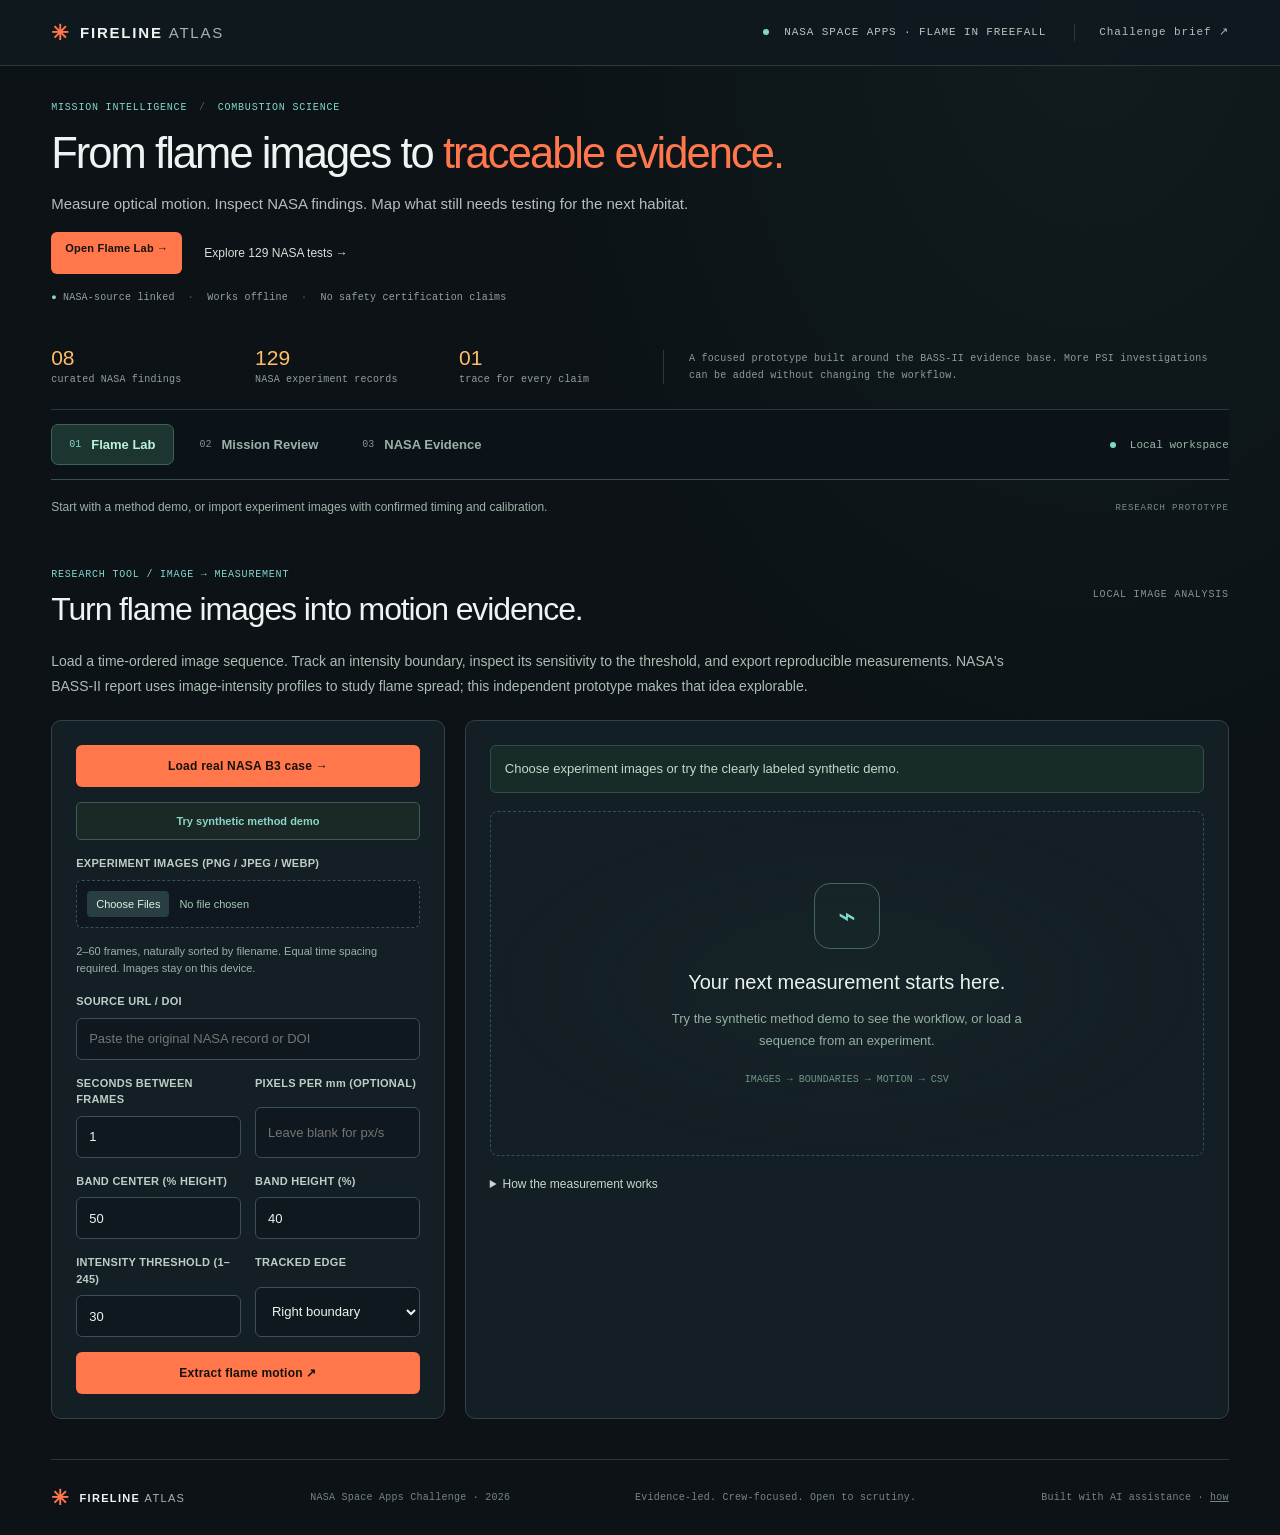
<file: index.html>
<!doctype html>
<html lang="en">
<head>
  <meta charset="utf-8">
  <meta name="viewport" content="width=device-width, initial-scale=1">
  <meta name="theme-color" content="#10161a">
  <meta name="ai-disclosure" content="Code, analysis scripts, derived video measurements and submission text were prepared with AI assistants and reviewed by the team. NASA source files are unchanged. The demo narration is an AI-generated voice (Fish Audio).">
  <meta name="description" content="Fireline Atlas turns NASA microgravity combustion findings into traceable fire-safety evidence for human space exploration.">
  <title>Fireline Atlas — Microgravity Fire Safety Intelligence</title>
  <link rel="stylesheet" href="./styles.css">
  <link rel="stylesheet" href="./scenario.css">
  <script defer src="./evidence.js"></script>
  <script defer src="./bass-data.js"></script>
  <script defer src="./nasa-case.js"></script>
  <script defer src="./app.js"></script>
  <script defer src="./flame-lab.js"></script>
  <link rel="stylesheet" href="./flame-lab.css">
  <link rel="stylesheet" href="./workspace.css">
  <script defer src="./workspace.js"></script>
  <script defer src="./video-data.js"></script>
  <script defer src="./video-outcomes.js"></script>
  <script defer src="./outcome-map.js"></script>
  <script defer src="./experiment-data.js"></script>
  <link rel="stylesheet" href="./experiment-data.css">
</head>
<body>
  <a class="skip-link" href="#main">Skip to dashboard</a>
  <header class="topbar">
    <a class="brand" href="#top" aria-label="Fireline Atlas home">
      <span class="brand-mark" aria-hidden="true">✳</span>
      <span>FIRELINE <span class="brand-light">ATLAS</span></span>
    </a>
    <div class="top-context"><span class="live-dot"></span> NASA SPACE APPS · FLAME IN FREEFALL</div>
    <a class="source-link" href="https://www.spaceappschallenge.org/2026/challenges/flame-in-freefall/" target="_blank" rel="noreferrer">Challenge brief <span aria-hidden="true">↗</span></a>
  </header>

  <main id="main" class="shell">
    <section class="hero" id="top">
      <div class="hero-copy">
        <p class="eyebrow">MISSION INTELLIGENCE <span> / </span> COMBUSTION SCIENCE</p>
        <h1>From flame images <br>to <em>traceable evidence.</em></h1>
        <p class="hero-deck">Measure optical motion. Inspect NASA findings. Map what still needs testing for the next habitat.</p>
        <div class="hero-actions">
          <a class="button button-primary" href="#ask">Explore the evidence <span aria-hidden="true">↓</span></a>
          <a class="text-button" href="#method">How the intelligence works <span aria-hidden="true">↗</span></a>
        </div>
        <div class="trust-row"><span>●</span> NASA-source linked <span class="divider">·</span> Works offline <span class="divider">·</span> No safety certification claims</div>
      </div>
      <div class="hero-visual" role="img" aria-label="Abstract orbital visualization of a contained flame, airflow, and evidence signals">
        <div class="orbit orbit-one"></div><div class="orbit orbit-two"></div>
        <div class="orbit-label label-top">O₂ / AIR MIX</div><div class="orbit-label label-side">FLOW ↗</div>
        <div class="flame-core"><span class="flame-glyph">✦</span><span class="core-caption">MICROGRAVITY<br>CHANGES THE FLOW</span></div>
        <span class="signal signal-a"></span><span class="signal signal-b"></span><span class="signal signal-c"></span>
        <div class="visual-foot"><span>01</span> EVIDENCE BEFORE ASSUMPTION</div>
      </div>
    </section>

    <section class="stat-row" aria-label="Project scope">
      <div class="stat"><span class="stat-value" id="evidence-count">08</span><span class="stat-label">curated NASA findings</span></div>
      <div class="stat"><span class="stat-value">129</span><span class="stat-label">NASA experiment records</span></div>
      <div class="stat"><span class="stat-value">01</span><span class="stat-label">trace for every claim</span></div>
      <div class="stat-note">A focused prototype built around the BASS-II evidence base. More PSI investigations can be added without changing the workflow.</div>
    </section>

    <nav class="workspace-nav" aria-label="Research workspaces">
      <div class="workspace-tabs"><button type="button" data-workspace="lab" aria-pressed="true"><span>01</span> Flame Lab</button><button type="button" data-workspace="mission" aria-pressed="false"><span>02</span> Mission Review</button><button type="button" data-workspace="evidence" aria-pressed="false"><span>03</span> NASA Evidence</button></div><span class="workspace-local"><i aria-hidden="true"></i> Local workspace</span>
    </nav>
    <div class="workspace-context"><p id="workspace-description">Start with a method demo, or import experiment images with confirmed timing and calibration.</p><span>RESEARCH PROTOTYPE</span></div>
    <section id="flame-lab" class="section-block flame-lab">
      <div class="section-heading"><div><p class="eyebrow">RESEARCH TOOL / IMAGE → MEASUREMENT</p><h2>Turn flame images into motion evidence.</h2></div><span class="section-aside">LOCAL IMAGE ANALYSIS</span></div>
      <p class="lab-intro">Load a time-ordered image sequence. Track an intensity boundary, inspect its sensitivity to the threshold, and export reproducible measurements. NASA's BASS-II report uses image-intensity profiles to study flame spread; this independent prototype makes that idea explorable.</p>
      <div class="lab-layout"><form id="lab-form" class="lab-controls">
        <label>EXPERIMENT IMAGES (PNG / JPEG / WEBP)<input id="lab-files" type="file" accept="image/png,image/jpeg,image/webp" multiple></label><small>2–60 frames, naturally sorted by filename. Equal time spacing required. Images stay on this device.</small>
        <label>SOURCE URL / DOI<input id="lab-source" type="text" placeholder="Paste the original NASA record or DOI"></label>
        <div class="lab-pair"><label>SECONDS BETWEEN FRAMES<input id="lab-dt" type="number" min="0.001" step="any" value="1" required></label><label>PIXELS PER mm (OPTIONAL)<input id="lab-scale" type="number" min="0.001" step="any" placeholder="Leave blank for px/s"></label></div>
        <div class="lab-pair"><label>BAND CENTER (% HEIGHT)<input id="lab-center" type="number" min="1" max="99" value="50" required></label><label>BAND HEIGHT (%)<input id="lab-band" type="number" min="1" max="100" value="40" required></label></div>
        <div class="lab-pair"><label>INTENSITY THRESHOLD (1–245)<input id="lab-threshold" type="number" min="1" max="245" value="30" required></label><label>TRACKED EDGE<select id="lab-edge"><option value="right">Right boundary</option><option value="left">Left boundary</option></select></label></div>
        <button class="button button-primary" id="lab-run" type="submit">Extract flame motion ↗</button><button type="button" class="download-button" id="lab-demo">Try synthetic method demo</button>
      </form><article class="lab-results"><p id="lab-status" role="status">Choose experiment images or try the clearly labeled synthetic demo.</p><div class="lab-metrics" id="lab-metrics"></div><canvas id="lab-preview" width="640" height="260" aria-label="Selected image with analysis band and tracked boundary"></canvas><label class="lab-frame-label">INSPECT FRAME <input id="lab-frame" type="range" min="0" max="0" value="0" disabled><output id="lab-frame-name"></output></label><svg id="lab-chart" viewBox="0 0 640 210" role="img" aria-label="Tracked boundary position versus time, with threshold sensitivity"></svg><p id="lab-interpretation"></p><button id="lab-export" class="download-button" type="button" disabled>Export measurements + settings CSV ↓</button><details><summary>How the measurement works</summary><p>The tool averages pixel luminance across a horizontal band. The selected outermost threshold crossing defines an image boundary. A least-squares line fits boundary position against time. Repeating the extraction at threshold ±10 shows sensitivity to one processing choice; it is not a confidence interval. Optical motion is not automatically the material's flame-spread rate. Exclude igniters, camera movement, overlays, and background lights; verify calibration and image timestamps.</p><a href="https://ntrs.nasa.gov/citations/20210011385" target="_blank" rel="noreferrer">Method inspiration: BASS-II report §2.2.4, printed p. 22 ↗</a></details></article></div>
    </section>

    <section id="workbench" class="section-block workbench-section">
      <div class="section-heading">
        <div><p class="eyebrow">01 <span>/</span> MISSION SCENARIO WORKBENCH</p><h2>Build a fire scenario. Find its evidence analogue.</h2></div>
        <span class="section-aside">CONDITION MATCH · NOT A RISK SCORE</span>
      </div>
      <p class="workbench-intro">Describe a hypothetical materials-fire case. Fireline checks it against reported BASS-II conditions, spots where the evidence is thin, and builds a review note your team can use in a design discussion.</p>
      <div class="workbench-layout">
        <form id="scenario-form" class="scenario-form">
          <div class="scenario-field"><label for="scenario-fuel">FUEL / GEOMETRY</label><select id="scenario-fuel"><option value="opposed-thick-slab">Opposed-flow thick slab</option><option value="concurrent-rod">Concurrent-flow rod</option><option value="thin-slab">Thin slab</option><option value="fabric">Cotton-fiberglass fabric</option><option value="sphere">Spherical section</option><option value="other">Other / not represented</option></select></div>
          <div class="scenario-field"><label for="scenario-o2">INITIAL OXYGEN <output id="o2-output" for="scenario-o2">21%</output></label><input id="scenario-o2" type="range" min="10" max="25" step="0.5" value="21"><div class="range-scale"><span>14% · low test edge</span><span>21% · ambient</span><span>25% · outside BASS-II band</span></div></div>
          <div class="scenario-field"><label for="scenario-duration">BURN DURATION</label><select id="scenario-duration"><option value="prolonged">Prolonged / sustained</option><option value="brief">Brief / transient</option><option value="unknown">Unknown</option></select></div>
          <div class="scenario-field"><label for="scenario-flow">VENTILATION / FLOW</label><select id="scenario-flow"><option value="unknown">Unknown</option><option value="low">Low forced flow</option><option value="moderate">Moderate forced flow</option><option value="high">High forced flow</option></select><small>Qualitative selector; not a measured velocity.</small></div>
          <div class="scenario-field"><label for="scenario-heatpath">HEAT PATH TO HARDWARE</label><select id="scenario-heatpath"><option value="directed">Directed toward nearby hardware / leak path</option><option value="clear">No direct path identified</option><option value="unknown">Unknown</option></select></div>
          <fieldset class="sensor-field"><legend>OBSERVED CHANNELS</legend><label><input type="checkbox" name="sensor" value="O₂" checked> O₂</label><label><input type="checkbox" name="sensor" value="CO"> CO</label><label><input type="checkbox" name="sensor" value="CO₂"> CO₂</label></fieldset>
          <button class="button button-primary scenario-submit" type="submit">Analyze scenario <span aria-hidden="true">↗</span></button>
        </form>
        <article id="scenario-result" class="scenario-result" aria-live="polite">
          <div class="scenario-result-top"><span class="answer-kicker"><span class="answer-icon">◎</span> EVIDENCE MATCH REPORT</span><span class="not-score">NO PREDICTIVE SCORE</span></div>
          <div class="match-banner match-direct" id="match-banner"><span class="match-icon">!</span><div><span class="match-label">CLOSEST STRUCTURAL ANALOGUE</span><strong id="match-title">BASS-II · opposed thick slab · prolonged burn</strong></div></div>
          <p id="scenario-summary" class="scenario-summary">Your selected geometry, duration, and heat path resemble NASA's reported window-damage event. Oxygen is within the broader BASS-II range; the report does not identify the oxygen level for that specific event.</p>
          <div class="coverage-row"><span>FIELDS REPRESENTED IN CURATED NOTE</span><strong id="coverage-value">4 / 4 fields represented</strong></div>
          <div class="coverage-track"><span id="coverage-fill"></span></div>
          <div id="scenario-findings" class="scenario-findings"></div>
          <div class="review-actions"><p class="lens-label">REVIEW PROMPTS</p><ul id="review-prompts"></ul></div>
          <div class="experiment-planner" id="experiment-planner"><div class="planner-heading"><span class="lens-label">NEXT EXPERIMENT · UNCERTAINTY REDUCTION</span><span class="planner-mark">SI / TRACEABLE</span></div><p id="experiment-recommendation">Fireline will identify the most decision-relevant evidence gap in this scenario.</p><button type="button" id="download-plan" class="download-button">Build controlled test matrix ↓</button><small>Proposed study design only. It does not predict outcomes or replace qualified test planning.</small></div>
          <div class="scenario-result-bottom"><a href="https://ntrs.nasa.gov/api/citations/20210011385/downloads/TM-20210011385.pdf" target="_blank" rel="noreferrer">NASA/TM-20210011385 · p. 8 ↗</a><button type="button" id="download-brief" class="download-button">Download review note ↓</button></div>
          <p class="scenario-disclaimer">Evidence matching supports discussion only. It does not estimate ignition probability, predict fire growth, or replace spacecraft procedures.</p>
        </article>
      </div>
    </section>

    <section id="transfer" class="section-block transfer-section">
      <div class="section-heading"><div><p class="eyebrow">02 <span>/</span> MISSION TRANSFER GAP MAP</p><h2>Does the evidence travel to this habitat?</h2></div><span class="section-aside">TRANSFER CHECK · NOT A FIRE MODEL</span></div>
      <p class="transfer-intro">A lunar habitat can combine lower gravity, reduced pressure, and higher oxygen. This explorer checks whether the curated BASS-II solid-fuel evidence covers those conditions—and identifies where a mission-specific conclusion would outrun the data.</p>
      <div class="transfer-layout">
        <form id="transfer-form" class="transfer-form">
          <label>MISSION ENVIRONMENT<select id="transfer-preset"><option value="custom">Custom conditions</option><option value="lunar">Lunar habitat / pressurized rover · challenge reference</option><option value="mars">Mars surface habitat · set local assumptions</option><option value="iss">ISS / spacecraft reference</option></select></label>
          <label>OXYGEN CONCENTRATION (%)<input id="transfer-o2" type="number" min="1" max="100" step="0.5" value="30"></label>
          <label>TOTAL PRESSURE (psi)<input id="transfer-pressure" type="number" min="0.1" max="30" step="0.1" value="10.2"></label>
          <label>GRAVITY ENVIRONMENT<select id="transfer-gravity"><option value="0.16">Lunar surface · 0.16 g</option><option value="0.38">Mars surface · 0.38 g</option><option value="0">Microgravity · ~0 g</option><option value="1">Earth · 1 g</option></select></label>
          <label>COMBUSTION EVIDENCE OF INTEREST<select id="transfer-family"><option value="solid">Solid material / habitat fire</option><option value="gas">Gaseous flame / CFI-G context</option></select></label>
          <button class="button button-primary" type="submit">Map the evidence gap <span aria-hidden="true">↗</span></button>
        </form>
        <article class="transfer-result" aria-live="polite"><span class="lens-label">TRANSFER ASSESSMENT</span><h3 id="transfer-title">Evidence gap detected</h3><p id="transfer-summary"></p><div id="transfer-axes" class="transfer-axes"></div><a href="https://www.spaceappschallenge.org/2026/challenges/flame-in-freefall/" target="_blank" rel="noreferrer">Challenge brief: lunar atmosphere and partial-gravity context ↗</a><button type="button" class="download-button" id="download-transfer">Export mission gap brief ↓</button></article>
      </div>
      <p class="transfer-disclaimer">This is a research-transfer coverage check, not material qualification. Challenge background cites a lunar habitat oxygen concentration of 30% or greater and pressure of 10.2 psi or less; the curated BASS-II notes do not establish safety at those conditions. CFI-G gaseous-flame findings are a different experiment family from solid-material fire tests.</p>
    </section>

    <section id="experiment-data" class="section-block experiment-data">
      <div class="section-heading"><div><p class="eyebrow">NASA PSI-25 / ORIGINAL EXPERIMENT RECORDS</p><h2>Explore 129 documented BASS-II tests.</h2></div><a class="data-doi" href="https://doi.org/10.60555/4qc4-de67" target="_blank" rel="noreferrer">DOI: 10.60555/4qc4-de67 ↗</a></div>
      <p class="data-intro">Inspect NASA's experimental table, filter comparable records, and preserve the values the instruments actually recorded—including missing values and non-numeric status entries. This is a descriptive view of heterogeneous tests.</p>
      <form id="data-filters" class="data-filters"><label>INVESTIGATOR<select id="data-pi"><option value="all">All investigators</option></select></label><label>MATERIAL OR TEST SEARCH<input id="data-query" type="search" placeholder="e.g. PMMA, fabric, B3"></label><label>INITIAL O₂ MIN (%)<input id="data-min" type="number" step="0.1" value="13.6"></label><label>INITIAL O₂ MAX (%)<input id="data-max" type="number" step="0.1" value="22.2"></label><button class="download-button" type="button" id="data-reset">Reset filters</button></form>
      <article class="data-plot-panel outcome-map-panel">
        <h3>Flight outcomes by oxygen and airflow</h3>
        <p id="map-count" aria-live="polite"></p>
        <svg id="outcome-map" viewBox="0 0 630 255" role="img" aria-label="BASS-II flight test outcomes by initial oxygen and recorded duct airflow. Select a test below for its exact values."></svg>
        <p class="map-legend" id="map-legend"></p>
        <label>Inspect a plotted test <select id="map-test"></select></label>
        <p>“Appeared to go out” means the camera lost the visible signal and the radiometer reading dropped nearby in time. “Still burning” means a visible signal within two seconds of the last usable frame. The Moon base line marks the challenge’s oxygen scenario across unspecified airflow. Shading shows oxygen above the maximum in all 129 source records. Elsewhere, blank space means no plotted test in the current selection. NASA’s duct display takes about one minute to respond.</p>
        <a href="./data/BASS-II_ReadMe.docx" download>NASA’s instrument notes</a> · <a href="./data/video-outcomes.csv" download>Download derived observations</a>
      </article>
      <div id="data-summary" class="data-summary" role="status"></div><div class="data-layout"><article class="data-plot-panel"><h3>Initial oxygen vs. final CO</h3><svg id="data-plot" viewBox="0 0 640 300" role="img" aria-label="Descriptive scatter plot of initial oxygen percentage and exact numeric final carbon monoxide readings"></svg><p id="data-quality"></p><p>Only exact numeric final CO readings are plotted. Initial concentrations, fuel, geometry, and flow vary between records; this plot does not establish causation or a universal threshold. Final CO is an endpoint reading, not necessarily the peak.</p></article><article id="data-detail" class="data-detail" aria-live="polite"></article></div>
      <div class="data-table-wrap" tabindex="0" aria-label="Experiment table; scroll horizontally to view all columns"><table class="data-table"><caption>Filtered source records · select a test to inspect all 17 original fields</caption><thead><tr><th scope="col">Test</th><th scope="col">Investigator</th><th scope="col">Material</th><th scope="col">Initial O₂ %</th><th scope="col">Final O₂ %</th><th scope="col">Initial CO ppm</th><th scope="col">Final CO ppm</th><th scope="col">Record note</th><th scope="col">Flight video</th></tr></thead><tbody id="data-rows"></tbody></table></div>
      <div class="data-export"><button id="data-export" type="button" class="download-button">Export filtered records + provenance ↓</button><a href="./data/PSI-25_Experimental-table_BASS-II.csv?v=71e792bf" download>Download unchanged NASA CSV</a></div><p class="data-provenance">Source file: PSI-25_Experimental table_BASS-II.csv · file version 1 · CC0-1.0 · retrieved 2026-11-14. All source values remain intact. The recorded initial O₂ envelope is 13.6–22.2%; it is broader than the report's approximate 14–21% overview and spans different test configurations.</p>
    </section>

    <section id="ask" class="section-block intelligence-section">
      <div class="section-heading">
        <div><p class="eyebrow">03 <span>/</span> ASK THE EVIDENCE</p><h2>What does the research actually say?</h2></div>
        <span class="section-aside">SOURCE-RANKED · EXPLAINABLE</span>
      </div>
      <div class="question-panel">
        <label for="question-input">MISSION QUESTION</label>
        <div class="question-entry"><span aria-hidden="true" class="search-icon">⌕</span><input id="question-input" type="search" autocomplete="off" value="Can heat release rate alone tell us if a fire is dangerous?" placeholder="Ask about oxygen, airflow, heat, geometry, smoke…"><button id="ask-button" class="button button-primary">Synthesize <span aria-hidden="true">↗</span></button></div>
        <div class="prompt-row" aria-label="Example mission questions">
          <button class="prompt-chip" data-prompt="What changes as oxygen concentration rises?">Oxygen & heat</button>
          <button class="prompt-chip" data-prompt="How do fuel geometry and airflow affect fire behavior?">Geometry & airflow</button>
          <button class="prompt-chip" data-prompt="What should a crew monitor during a prolonged burn?">Crew monitoring</button>
        </div>
      </div>
      <div class="answer-layout">
        <article id="answer-card" class="answer-card" aria-live="polite">
          <div class="answer-kicker"><span class="answer-icon">✳</span> FIRELINE SYNTHESIS <span class="answer-confidence">EVIDENCE-BOUNDED</span></div>
          <h3 id="answer-title">The wattage is not the whole story.</h3>
          <p id="answer-text">NASA’s BASS-II report describes a prolonged opposed thick-slab burn near 100 W that damaged a window corner, while a briefer concurrent-rod burn near 110 W did not. The contrast suggests duration, geometry, and heat path matter alongside heat-release rate. Two examples do not establish a universal threshold.</p>
          <div class="answer-bottom"><span id="result-count">2 findings ranked for this question</span><span class="score-legend">Ranking = topic match + evidence strength + mission relevance</span></div>
        </article>
        <aside class="mission-lens">
          <p class="eyebrow">MISSION LENS</p>
          <label class="select-wrap" for="mission-select"><span class="sr-only">Choose mission lens</span>
            <select id="mission-select"><option value="habitat">Crew habitat / long-duration burn</option><option value="suppression">Fire detection & suppression</option><option value="materials">Material screening & ignition</option></select>
          </label>
          <div class="lens-divider"></div>
          <p class="lens-label">WHY THIS MATTERS</p>
          <p id="lens-text">A short peak and a long exposure can load hardware differently. Treat duration, geometry, and heat pathways as separate decision variables.</p>
          <div class="lens-tags"><span>CONTEXT</span><span>NOT A VERDICT</span></div>
        </aside>
      </div>
    </section>

    <section class="section-block compare-section">
      <div class="section-heading">
        <div><p class="eyebrow">04 <span>/</span> A COUNTERINTUITIVE SIGNAL</p><h2>More watts. Less damage.</h2></div>
        <p class="section-intro">Two reported BASS-II cases challenge a single-number safety shortcut. The values are approximate report findings, not a new threshold model.</p>
      </div>
      <div class="compare-grid">
        <article class="case-card case-alert">
          <div class="case-top"><span class="case-id">CASE A <span>·</span> PROLONGED</span><span class="case-symbol">!</span></div>
          <div class="case-number">≈100<span> W</span></div>
          <div class="bar-track"><div class="bar-fill fill-one"></div></div>
          <h3>Opposed thick slab</h3>
          <p>Prolonged burn; a leak directed heat to the downstream window corner, where damage occurred.</p>
          <a class="case-cite" href="https://ntrs.nasa.gov/api/citations/20210011385/downloads/TM-20210011385.pdf" target="_blank" rel="noreferrer">NASA/TM-20210011385 · p. 8 ↗</a>
        </article>
        <div class="compare-center"><span>VS</span><p>HRR alone<br>misses context</p><svg viewBox="0 0 72 20" aria-hidden="true"><path d="M2 10h64m-8-7 8 7-8 7" fill="none" stroke="currentColor" stroke-width="1.5"/></svg></div>
        <article class="case-card case-calm">
          <div class="case-top"><span class="case-id">CASE B <span>·</span> BRIEF</span><span class="case-symbol">↗</span></div>
          <div class="case-number">≈110<span> W</span></div>
          <div class="bar-track"><div class="bar-fill fill-two"></div></div>
          <h3>Concurrent rod</h3>
          <p>Relatively brief burn; the report says this higher estimated HRR did not cause damage.</p>
          <a class="case-cite" href="https://ntrs.nasa.gov/api/citations/20210011385/downloads/TM-20210011385.pdf" target="_blank" rel="noreferrer">NASA/TM-20210011385 · p. 8 ↗</a>
        </article>
      </div>
      <div class="takeaway"><span class="takeaway-mark">↳</span><p><strong>Design implication:</strong> assess heat-release rate with burn duration, fuel geometry, ventilation, and the path to nearby hardware. The report attributes this damage case to prolonged heating and a leak, not wattage alone.</p></div>
    </section>

    <section class="section-block evidence-section">
      <div class="section-heading">
        <div><p class="eyebrow">05 <span>/</span> EVIDENCE LIBRARY</p><h2>Findings you can follow back.</h2></div>
        <div class="filter-wrap"><label for="evidence-filter">FILTER</label><select id="evidence-filter"><option value="all">All findings</option><option value="fire-load">Fire growth</option><option value="atmosphere">Atmosphere</option><option value="materials">Materials & flow</option><option value="monitoring">Monitoring</option><option value="data">NASA data access</option></select></div>
      </div>
      <div class="evidence-toolbar"><span id="evidence-results-label">08 EVIDENCE NOTES</span><span>Sorted by relevance to your question</span></div>
      <div id="evidence-grid" class="evidence-grid"></div>
      <p id="empty-state" class="empty-state" hidden>No evidence notes match that filter. Try another mission question or filter.</p>
    </section>

    <section id="method" class="section-block method-section">
      <div class="section-heading">
        <div><p class="eyebrow">06 <span>/</span> HOW THE SI WORKS</p><h2>Intelligence you can inspect.</h2></div>
        <span class="section-aside">NO BLACK-BOX RISK SCORE</span>
      </div>
      <div class="method-grid">
        <article class="method-step"><span>01</span><h3>Retrieve</h3><p>Search the curated evidence notes using topic terms and their combustion-science synonyms.</p></article>
        <article class="method-step"><span>02</span><h3>Rank</h3><p>Score topic match, NASA source tier, and mission-lens relevance. Each note shows its evidence type.</p></article>
        <article class="method-step"><span>03</span><h3>Explain</h3><p>Build a concise synthesis from the highest-ranked findings and expose the caveat beside the claim.</p></article>
        <article class="method-step method-limit"><span>!</span><h3>Bound the claim</h3><p>This prototype summarizes published findings. It does not ingest every PSI file, predict fire behavior, or replace NASA material qualification and crew procedures.</p></article>
      </div>
      <div class="provenance-note"><span class="provenance-icon">◎</span><p><strong>Provenance first.</strong> Every evidence note links to the NASA report or NASA science page it summarizes. PSI is the pathway for expanding this prototype with investigation-level raw and analyzed data.</p><a href="https://psi.nasa.gov/physci/repo" target="_blank" rel="noreferrer">Open NASA PSI ↗</a></div>
    </section>

    <section class="sources-strip" aria-label="Primary sources">
      <div><p class="eyebrow">PRIMARY SOURCES</p><h2>Built from NASA research.</h2></div>
      <a href="https://ntrs.nasa.gov/citations/20210011385" target="_blank" rel="noreferrer"><span>01</span><strong>BASS-II technical report</strong><small>NASA/TM-20210011385 · NTRS</small><b>↗</b></a>
      <a href="https://www.nasa.gov/glenn/glenn-expertise-space-exploration/physical-sciences-program/combustion-science/" target="_blank" rel="noreferrer"><span>02</span><strong>NASA combustion science</strong><small>BASS, FLEX, Saffire, SoFIE</small><b>↗</b></a>
      <a href="https://www.nasa.gov/physical-sciences-informatics-psi/psi-investigations-by-research-area/" target="_blank" rel="noreferrer"><span>03</span><strong>PSI investigations</strong><small>Combustion Science collection</small><b>↗</b></a>
    </section>

    <footer class="footer"><a class="brand" href="#top"><span class="brand-mark" aria-hidden="true">✳</span><span>FIRELINE <span class="brand-light">ATLAS</span></span></a><span>NASA Space Apps Challenge · 2026</span><span>Evidence-led. Crew-focused. Open to scrutiny.</span><span>Built with AI assistance · <a href="https://github.com/vaidehi-snk/fireline-atlas#how-ai-was-used" target="_blank" rel="noreferrer">how</a></span></footer>
  </main>
</body>
</html>
</file>
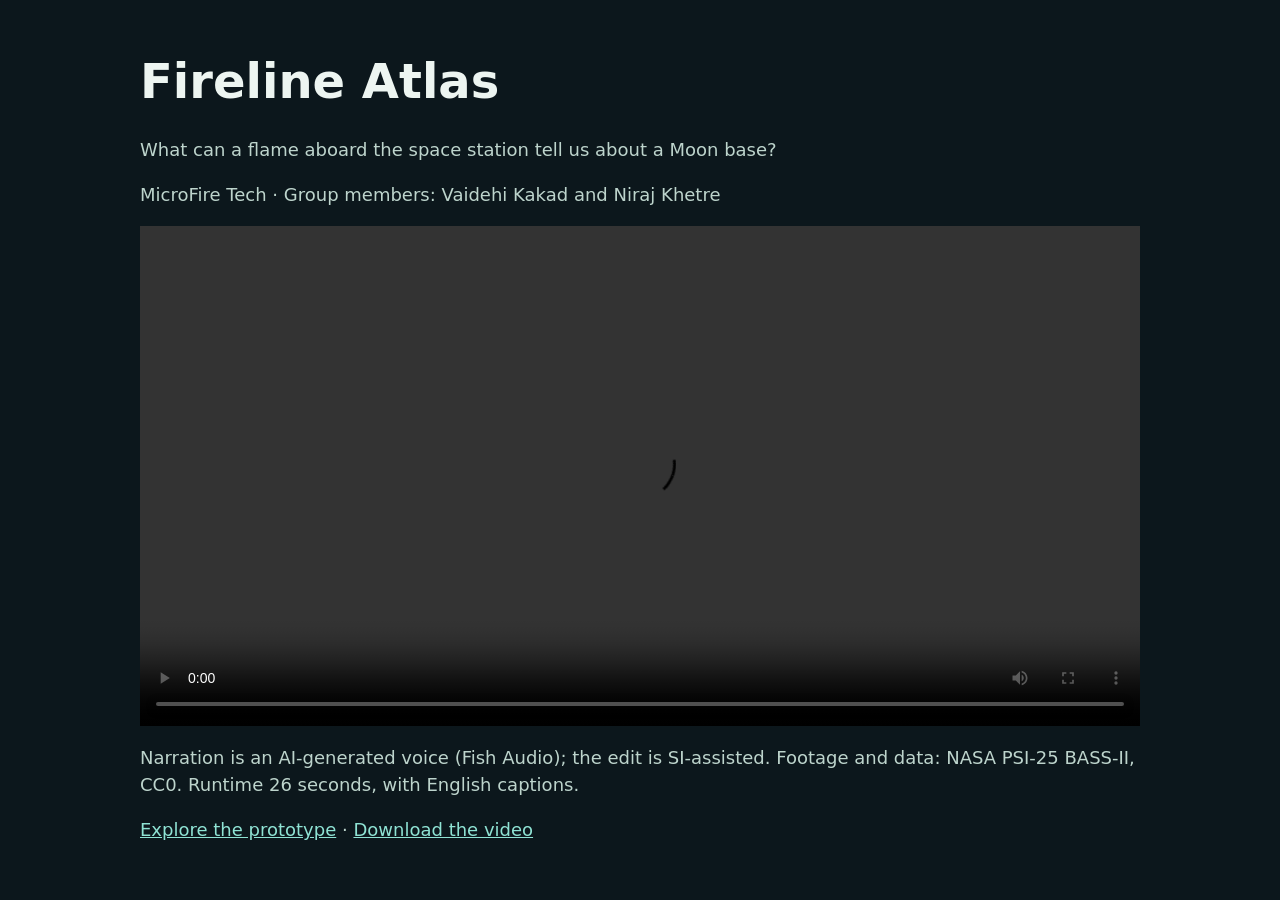
<file: demo.html>
<!doctype html>
<html lang="en"><meta charset="utf-8"><meta name="viewport" content="width=device-width,initial-scale=1">
<title>Fireline Atlas · Project demo</title>
<style>body{font:18px/1.5 system-ui,sans-serif;background:#0c171c;color:#edf5f1;margin:5vh auto;padding:0 5vw;max-width:1000px}video{display:block;width:100%;background:#060909}a{color:#8fe3d4}h1{font-size:clamp(2rem,5vw,3rem);margin:.4em 0}p{color:#bdd4cc}</style>
<h1>Fireline Atlas</h1><p>What can a flame aboard the space station tell us about a Moon base?</p>
<p>MicroFire Tech · Group members: Vaidehi Kakad and Niraj Khetre</p>
<video controls playsinline preload="metadata" aria-label="Fireline Atlas demo with English narration and on-screen captions"><source src="fireline-demo.mp4?v=voice2" type="video/mp4"></video>
<p>Narration is an AI-generated voice (Fish Audio); the edit is SI-assisted. Footage and data: NASA PSI-25 BASS-II, CC0. Runtime 26 seconds, with English captions.</p>
<p><a href="./">Explore the prototype</a> · <a href="fireline-demo.mp4?v=voice2" download>Download the video</a></p>
</html>
</file>
<file: styles.css>
:root{--bg:#101619;--panel:#171f22;--panel2:#1c2629;--line:#2b383b;--text:#f2f3ec;--muted:#a5b0ab;--soft:#76837e;--orange:#ff774b;--amber:#ffbd68;--cyan:#80d8cc;--red:#fa806c;--green:#99d9a7;--font:'DM Sans',Arial,sans-serif;--display:'Space Grotesk',Arial,sans-serif;--mono:'DM Mono',monospace}*{box-sizing:border-box}html{scroll-behavior:smooth}body{margin:0;background:var(--bg);color:var(--text);font:15px/1.55 var(--font);-webkit-font-smoothing:antialiased}a{color:inherit}.skip-link{position:absolute;left:-9999px;top:8px;z-index:20;background:var(--text);color:var(--bg);padding:8px 12px}.skip-link:focus{left:8px}.topbar{height:68px;border-bottom:1px solid var(--line);display:flex;align-items:center;padding:0 clamp(22px,5vw,84px);gap:28px}.brand{display:flex;align-items:center;gap:9px;text-decoration:none;font:700 14px var(--display);letter-spacing:.12em;white-space:nowrap}.brand-mark{display:grid;place-items:center;color:var(--orange);font-size:21px}.brand-light{font-weight:400;color:#aab4ae}.top-context,.source-link,.eyebrow,.section-aside,.trust-row,.stat-label,.stat-note,.question-panel label,.answer-kicker,.answer-confidence,.answer-bottom,.lens-label,.lens-tags,.case-id,.case-cite,.evidence-toolbar,.filter-wrap label,.filter-wrap select,.method-step>span,.provenance-note>a,.sources-strip a span,.sources-strip a small,.footer>span{font-family:var(--mono);font-size:10px;letter-spacing:.08em}.top-context{color:#bbc5be;margin-left:auto}.live-dot{display:inline-block;width:6px;height:6px;border-radius:50%;background:var(--cyan);margin-right:8px;box-shadow:0 0 10px #80d8cc66}.source-link{border-left:1px solid var(--line);padding-left:24px;text-decoration:none;color:var(--muted)}.source-link:hover,.text-button:hover,.case-cite:hover,.provenance-note>a:hover{color:var(--cyan)}.shell{max-width:1440px;margin:auto;padding:0 clamp(22px,5vw,84px)}.hero{min-height:486px;display:grid;grid-template-columns:1.1fr .9fr;align-items:center;border-bottom:1px solid var(--line);gap:48px;padding:55px 0 52px}.eyebrow{color:var(--cyan);margin:0 0 17px}.eyebrow span{color:#52615c;margin:0 5px}.hero h1{font:500 clamp(42px,5vw,68px)/1.04 var(--display);letter-spacing:-.045em;margin:0;max-width:710px}.hero h1 em{color:var(--orange);font-style:normal}.hero-deck{max-width:610px;color:#b5bfba;font-size:16px;line-height:1.7;margin:22px 0 25px}.hero-actions{display:flex;align-items:center;gap:24px}.button{border:0;border-radius:4px;padding:13px 16px;font:600 12px var(--mono);letter-spacing:.02em;text-decoration:none;cursor:pointer;transition:transform .16s,background .16s}.button:hover{transform:translateY(-2px)}.button-primary{background:var(--orange);color:#17110e}.button-primary:hover{background:#ff956e}.text-button{font-size:12px;color:#d8e0da;text-decoration:none}.trust-row{color:#96a39d;margin-top:28px;letter-spacing:.02em}.trust-row>span:first-child{color:var(--cyan);font-size:9px}.divider{color:#52615c;padding:0 7px}.hero-visual{position:relative;min-height:340px;display:grid;place-items:center;overflow:hidden;background:radial-gradient(ellipse at 50% 52%,#1a2728 0%,#101619 63%)}.orbit{position:absolute;border:1px solid #304143;border-radius:50%;transform:rotate(-25deg)}.orbit-one{width:390px;height:220px}.orbit-two{width:280px;height:154px;transform:rotate(28deg);border-color:#334143}.flame-core{width:166px;height:166px;border-radius:50%;border:1px solid #3a504b;display:flex;flex-direction:column;justify-content:center;align-items:center;background:radial-gradient(circle,#4a251c 0%,#1b2221 68%);box-shadow:0 0 70px #ff774b16,inset 0 0 40px #ff774b0a;z-index:1}.flame-glyph{font-size:42px;line-height:1;color:var(--orange);text-shadow:0 0 22px #ff774b90}.core-caption{font:9px/1.55 var(--mono);text-align:center;letter-spacing:.09em;color:#d2d8ce;margin-top:10px}.orbit-label{position:absolute;font:9px var(--mono);letter-spacing:.1em;color:#9aa9a1}.label-top{top:45px;left:18%}.label-side{right:12%;top:47%}.signal{position:absolute;width:9px;height:9px;background:var(--cyan);border-radius:50%;box-shadow:0 0 16px #80d8cc88}.signal-a{top:24%;right:28%}.signal-b{bottom:26%;left:22%;background:var(--amber)}.signal-c{top:31%;left:29%;width:5px;height:5px}.visual-foot{position:absolute;left:16px;bottom:13px;color:#72817a;font:9px var(--mono);letter-spacing:.1em}.visual-foot span{color:var(--orange);margin-right:8px}.stat-row{display:grid;grid-template-columns:repeat(3,minmax(115px,.65fr)) 2fr;align-items:center;gap:22px;padding:23px 0;border-bottom:1px solid var(--line)}.stat{display:flex;flex-direction:column;gap:2px}.stat-value{font:500 25px var(--display);color:var(--amber)}.stat-label{color:#93a09a;letter-spacing:.02em}.stat-note{color:#8d9b95;border-left:1px solid var(--line);padding-left:25px;line-height:1.7;letter-spacing:.025em}.section-block{padding:68px 0 72px;border-bottom:1px solid var(--line)}.section-heading{display:flex;align-items:end;justify-content:space-between;gap:28px;margin-bottom:28px}.section-heading .eyebrow{margin-bottom:10px}.section-heading h2,.sources-strip h2{font:500 clamp(27px,3.3vw,39px)/1.15 var(--display);letter-spacing:-.035em;margin:0}.section-aside{color:#88958e;padding-bottom:4px}.question-panel{border:1px solid var(--line);background:#141c1f;padding:20px 22px 16px;margin-bottom:18px}.question-panel>label{display:block;color:#8f9e97;margin-bottom:12px}.question-entry{display:flex;align-items:center;gap:12px}.search-icon{font:30px var(--font);color:var(--cyan);line-height:1}.question-entry input{flex:1;min-width:0;background:transparent;border:0;outline:0;color:var(--text);font:15px var(--font)}.question-entry input::placeholder{color:#64736d}.question-entry .button{white-space:nowrap}.prompt-row{display:flex;flex-wrap:wrap;gap:8px;padding:17px 0 0 31px}.prompt-chip{border:1px solid #344245;background:transparent;color:#aab6af;border-radius:50px;padding:7px 11px;font:10px var(--mono);cursor:pointer}.prompt-chip:hover,.prompt-chip:focus-visible{border-color:var(--cyan);color:var(--cyan)}.answer-layout{display:grid;grid-template-columns:1.8fr .8fr;gap:18px}.answer-card,.mission-lens{border:1px solid var(--line);background:var(--panel);padding:24px}.answer-card{border-left:2px solid var(--orange)}.answer-kicker{display:flex;align-items:center;gap:9px;color:var(--cyan)}.answer-icon{font-size:16px;color:var(--orange)}.answer-confidence{margin-left:auto;color:#a5b2ab;border:1px solid #44524d;padding:4px 7px;font-size:8px}.answer-card h3{font:500 23px/1.3 var(--display);margin:18px 0 10px}.answer-card>p{max-width:850px;color:#bcc6c0;margin:0 0 22px;font-size:14px;line-height:1.75}.answer-bottom{border-top:1px solid var(--line);padding-top:14px;display:flex;justify-content:space-between;gap:10px;color:#83918a;font-size:9px;letter-spacing:.025em}.score-legend{text-align:right}.mission-lens{display:flex;flex-direction:column}.mission-lens .eyebrow{margin:0 0 12px}.select-wrap select,.filter-wrap select{appearance:none;background:#202a2d url("data:image/svg+xml,%3Csvg xmlns='http://www.w3.org/2000/svg' width='12' height='12' viewBox='0 0 12 12'%3E%3Cpath d='m2 4 4 4 4-4' fill='none' stroke='%2380d8cc' stroke-width='1.4'/%3E%3C/svg%3E") no-repeat right 12px center;border:1px solid #3a484a;color:var(--text);padding:11px 30px 11px 12px;border-radius:3px;font:11px var(--mono);width:100%;cursor:pointer}.lens-divider{height:1px;background:var(--line);margin:19px 0}.lens-label{color:var(--amber);margin:0 0 7px}.mission-lens>p:nth-of-type(2){margin:0;color:#aebbb4;font-size:13px;line-height:1.65}.lens-tags{display:flex;gap:8px;margin-top:auto;padding-top:18px}.lens-tags span{color:#899890;border:1px solid #364245;padding:5px 7px;font-size:8px}.compare-section{background:linear-gradient(180deg,#101619,#12191b)}.section-intro{max-width:430px;margin:0;color:#99a69f;font-size:13px;line-height:1.7}.compare-grid{display:grid;grid-template-columns:1fr 120px 1fr;gap:22px;align-items:center}.case-card{position:relative;padding:22px 24px;background:#171f22;border:1px solid var(--line);min-height:296px}.case-alert{border-top:2px solid var(--red)}.case-calm{border-top:2px solid var(--cyan)}.case-top{display:flex;justify-content:space-between;align-items:center}.case-id{color:#a9b5af}.case-id span{color:#55635d}.case-symbol{color:var(--red);font:20px var(--display)}.case-calm .case-symbol{color:var(--cyan)}.case-number{font:500 48px/.95 var(--display);letter-spacing:-.05em;margin:25px 0 12px}.case-number span{font:12px var(--mono);letter-spacing:.04em;color:#9aa69f}.bar-track{height:5px;background:#293538;margin-bottom:18px}.bar-fill{height:100%;background:var(--orange)}.fill-one{width:83%}.fill-two{width:92%;background:var(--cyan)}.case-card h3{font:500 17px var(--display);margin:0 0 7px}.case-card p{font-size:12px;line-height:1.6;color:#aebbb4;min-height:57px;margin:0 0 13px}.case-cite{color:#80bcb2;font-size:9px;letter-spacing:.02em;text-decoration:none}.compare-center{display:flex;flex-direction:column;align-items:center;text-align:center;color:#83918a}.compare-center>span{display:grid;place-items:center;width:38px;height:38px;border:1px solid #3a494a;border-radius:50%;font:10px var(--mono);color:var(--amber)}.compare-center p{font:10px/1.6 var(--mono);margin:12px 0}.compare-center svg{width:55px;color:#6e817b}.takeaway{margin-top:18px;border:1px solid #4a3631;background:#231b1a;display:flex;gap:14px;align-items:flex-start;padding:15px 18px}.takeaway-mark{color:var(--orange);font-size:20px}.takeaway p{margin:0;color:#c2c9c0;font-size:12px;line-height:1.65}.takeaway strong{color:#ffd0b8}.filter-wrap{display:flex;align-items:center;gap:10px}.filter-wrap label{color:#899790}.filter-wrap select{width:190px;padding-top:10px;padding-bottom:10px}.evidence-toolbar{display:flex;justify-content:space-between;color:#899790;padding:0 0 11px;border-bottom:1px solid var(--line);font-size:9px;letter-spacing:.03em}.evidence-toolbar span:first-child{color:var(--cyan);letter-spacing:.11em}.evidence-grid{display:grid;grid-template-columns:repeat(2,minmax(0,1fr));gap:11px;margin-top:13px}.evidence-card{background:var(--panel);border:1px solid var(--line);padding:17px 18px;display:flex;flex-direction:column;min-height:206px;transition:border-color .18s,transform .18s}.evidence-card:hover{border-color:#4a6360;transform:translateY(-2px)}.evidence-meta{display:flex;align-items:center;gap:8px;margin-bottom:10px}.evidence-kind,.evidence-category{font:8px var(--mono);letter-spacing:.1em;padding:4px 6px;border:1px solid #41514d;color:var(--cyan)}.evidence-category{border-color:#424943;color:#b2bba8}.evidence-relevance{margin-left:auto;color:#8d9a93;font:8px var(--mono);letter-spacing:.08em}.evidence-card h3{font:500 17px/1.3 var(--display);margin:0 0 7px}.evidence-card>p{font-size:12px;line-height:1.65;color:#aab6af;margin:0 0 14px}.evidence-bottom{display:flex;align-items:end;justify-content:space-between;gap:10px;margin-top:auto;border-top:1px solid #2a3638;padding-top:11px}.evidence-bottom small{font:9px var(--mono);color:#7f8d86}.evidence-bottom a{font:9px var(--mono);color:#8ad4c8;text-decoration:none;white-space:nowrap}.evidence-bottom a:hover{color:#c0fff1}.evidence-card[hidden]{display:none}.empty-state{color:#95a29a;font-size:13px;padding:24px 0}.method-section{padding-bottom:58px}.method-grid{display:grid;grid-template-columns:repeat(4,1fr);border:1px solid var(--line)}.method-step{padding:20px;border-right:1px solid var(--line);min-height:172px}.method-step:last-child{border:0}.method-step>span{color:var(--orange)}.method-step h3{font:500 16px var(--display);margin:20px 0 8px}.method-step p{font-size:11px;line-height:1.65;color:#a1aea7;margin:0}.method-limit{background:#1b2020}.method-limit>span{color:var(--amber)}.provenance-note{margin-top:15px;display:flex;align-items:center;gap:14px;border:1px solid #31413f;background:#141e1e;padding:15px 17px}.provenance-icon{color:var(--cyan);font-size:21px}.provenance-note p{font-size:11px;line-height:1.6;color:#a5b1aa;margin:0;flex:1}.provenance-note strong{color:#e4e9df}.provenance-note>a{color:var(--cyan);white-space:nowrap;text-decoration:none;font-size:9px}.sources-strip{display:grid;grid-template-columns:1.1fr repeat(3,1fr);gap:11px;padding:40px 0;border-bottom:1px solid var(--line)}.sources-strip .eyebrow{margin:0 0 8px}.sources-strip h2{font-size:22px}.sources-strip>a{display:grid;grid-template-columns:28px 1fr 14px;grid-template-rows:auto auto;align-items:center;column-gap:9px;text-decoration:none;border-left:1px solid var(--line);padding:4px 14px;transition:background .18s}.sources-strip>a:hover{background:#172022}.sources-strip a span{grid-row:1/3;color:var(--orange);font-size:9px}.sources-strip a strong{font:500 11px var(--display)}.sources-strip a small{grid-column:2;color:#8b9992;letter-spacing:.025em;font-size:8px}.sources-strip a b{grid-column:3;grid-row:1/3;color:#87bcb2;font-weight:400}.footer{height:75px;display:flex;align-items:center;justify-content:space-between;gap:20px}.footer>span{color:#78857f;letter-spacing:.025em;font-size:9px}.footer .brand{font-size:11px}.sr-only{position:absolute;width:1px;height:1px;padding:0;margin:-1px;overflow:hidden;clip:rect(0,0,0,0);white-space:nowrap;border:0}:focus-visible{outline:2px solid var(--amber);outline-offset:3px}
@media(max-width:900px){.topbar{padding:0 24px}.shell{padding:0 24px}.hero{grid-template-columns:1.1fr .9fr;gap:20px}.hero-visual{min-height:280px}.orbit-one{width:320px}.stat-row{grid-template-columns:repeat(3,1fr)}.stat-note{grid-column:1/-1;border-left:0;border-top:1px solid var(--line);padding:12px 0 0}.answer-layout{grid-template-columns:1.5fr 1fr}.compare-grid{grid-template-columns:1fr 75px 1fr;gap:12px}.method-step{padding:15px}.sources-strip{grid-template-columns:1fr 1fr}.sources-strip>div{grid-column:1/-1;margin-bottom:10px}}
@media(max-width:650px){.topbar{height:58px;gap:10px;padding:0 17px}.top-context{font-size:8px;letter-spacing:.02em}.source-link{display:none}.shell{padding:0 17px}.hero{grid-template-columns:1fr;padding:42px 0 30px;gap:15px}.hero h1{font-size:43px}.hero-deck{font-size:14px}.hero-visual{min-height:245px}.orbit-one{width:min(84vw,350px)}.orbit-two{width:250px}.label-top{left:8%}.label-side{right:5%}.stat-row{grid-template-columns:repeat(3,1fr);gap:8px}.stat-value{font-size:22px}.stat-label{font-size:8px}.stat-note{font-size:9px}.section-block{padding:48px 0}.section-heading{align-items:flex-start;flex-direction:column;gap:13px}.section-heading h2{font-size:29px}.section-aside{padding:0}.question-panel{padding:16px}.question-entry{flex-wrap:wrap}.question-entry input{flex-basis:calc(100% - 44px);font-size:13px}.question-entry .button{margin-left:31px}.prompt-row{padding-left:0}.answer-layout{grid-template-columns:1fr}.answer-card,.mission-lens{padding:18px}.answer-card h3{font-size:20px}.answer-bottom{flex-direction:column}.score-legend{text-align:left}.compare-grid{grid-template-columns:1fr;gap:12px}.case-card{min-height:0;padding:18px}.case-card p{min-height:0}.compare-center{height:70px;display:grid;grid-template-columns:42px 1fr 64px;justify-items:start;gap:12px}.compare-center>span{width:32px;height:32px}.compare-center p{text-align:left}.compare-center svg{transform:rotate(90deg);width:42px}.evidence-grid{grid-template-columns:1fr}.evidence-card{min-height:0}.filter-wrap{width:100%;justify-content:space-between}.filter-wrap select{width:70%}.method-grid{grid-template-columns:1fr 1fr}.method-step{min-height:0;border-bottom:1px solid var(--line)}.method-step:nth-child(2){border-right:0}.method-step:nth-child(3){border-bottom:0}.method-step:nth-child(4){border-bottom:0}.provenance-note{align-items:flex-start;flex-wrap:wrap}.provenance-note p{flex-basis:calc(100% - 42px)}.provenance-note>a{margin-left:37px}.sources-strip{grid-template-columns:1fr;padding:28px 0}.sources-strip>div{grid-column:auto}.sources-strip>a{min-height:54px}.footer{height:auto;min-height:90px;align-items:flex-start;flex-direction:column;justify-content:center;gap:7px;padding:16px 0}.footer>span{font-size:8px}}
@media(prefers-reduced-motion:reduce){html{scroll-behavior:auto}*,*::before,*::after{transition:none!important}}
</file>
<file: scenario.css>
.workbench-section{background:linear-gradient(160deg,#101719,#121c1d 55%,#101619)}
.workbench-intro{max-width:820px;color:#aab7b0;font-size:13px;line-height:1.75;margin:-10px 0 25px}
.workbench-layout{display:grid;grid-template-columns:minmax(260px,.78fr) minmax(0,1.22fr);gap:16px;align-items:start}
.scenario-form,.scenario-result{background:#171f22;border:1px solid #2b383b;padding:20px}
.scenario-form{display:grid;gap:15px}
.scenario-field{display:grid;gap:7px}
.scenario-field>label,.sensor-field legend{display:flex;justify-content:space-between;align-items:center;font:9px 'DM Mono',Consolas,monospace;letter-spacing:.1em;color:#9eaaa3}
.scenario-field output{color:#ffbd68;font-size:13px;letter-spacing:0}
.scenario-field select{width:100%;background:#202a2d;border:1px solid #3a484a;border-radius:3px;color:#edf0e9;padding:11px 10px;font:11px 'DM Mono',Consolas,monospace}
.scenario-field small{font:9px/1.5 'DM Mono',Consolas,monospace;color:#77857e}
.scenario-field input[type=range]{width:100%;accent-color:#ff774b;margin:5px 0}
.range-scale{display:flex;justify-content:space-between;gap:5px;font:8px/1.4 'DM Mono',Consolas,monospace;color:#75827c}
.range-scale span:last-child{text-align:right}
.sensor-field{border:1px solid #344143;margin:0;padding:10px 11px 12px;display:flex;gap:15px;align-items:center;flex-wrap:wrap}
.sensor-field legend{padding:0 5px}.sensor-field label{font:10px 'DM Mono',Consolas,monospace;color:#c4ccc5;display:flex;gap:6px;align-items:center}.sensor-field input{accent-color:#80d8cc}
.scenario-submit{width:100%;margin-top:2px}
.scenario-result{padding:20px 21px;border-top:2px solid #ffbd68}
.scenario-result-top{display:flex;align-items:center;justify-content:space-between;gap:10px}
.scenario-result .answer-kicker{font-size:9px}
.not-score{font:8px 'DM Mono',Consolas,monospace;color:#f7c77e;border:1px solid #61503a;padding:5px 7px;white-space:nowrap}
.match-banner{display:flex;gap:12px;align-items:center;margin:18px 0 10px;padding:12px 14px;border:1px solid #684036;background:#261d1a}
.match-icon{width:25px;height:25px;border-radius:50%;display:grid;place-items:center;background:#693b2c;color:#ffbc93;font:bold 13px 'DM Mono',Consolas,monospace;flex:none}
.match-banner>div{display:grid;gap:5px}.match-label{font:8px 'DM Mono',Consolas,monospace;letter-spacing:.1em;color:#ffb18f}.match-banner strong{font:500 14px 'Space Grotesk',Arial,sans-serif;color:#f4e7dc}
.match-related{border-color:#3b5953;background:#172321}.match-related .match-icon{background:#294b43;color:#9ce4d1}.match-related .match-label{color:#9ce4d1}
.match-partial{border-color:#64543a;background:#242117}.match-partial .match-icon{background:#50452b;color:#f7d78a}.match-partial .match-label{color:#f7d78a}
.scenario-summary{color:#b5c0b9;font-size:12px;line-height:1.7;margin:11px 0 17px}
.coverage-row{display:flex;justify-content:space-between;gap:10px;font:8px 'DM Mono',Consolas,monospace;letter-spacing:.07em;color:#829088}.coverage-row strong{color:#c9d2cb;font-weight:400}.coverage-track{height:4px;background:#2c3839;margin:8px 0 14px}.coverage-track span{display:block;height:100%;background:linear-gradient(90deg,#80d8cc,#ffbd68);width:75%;transition:width .2s}
.scenario-findings{display:grid;gap:0}.scenario-finding{padding:10px 0;border-top:1px solid #2b3738}.scenario-finding>span{font:8px 'DM Mono',Consolas,monospace;letter-spacing:.1em;color:#80d8cc}.scenario-finding p{font-size:11px;line-height:1.6;color:#aab7af;margin:4px 0 0}
.review-actions{margin-top:11px;padding:12px 14px;background:#131a1c;border:1px solid #303b3d}.review-actions .lens-label{margin:0 0 8px}.review-actions ul{padding-left:17px;margin:0;color:#bec8c0;font-size:11px;line-height:1.7}.review-actions li+li{margin-top:4px}.review-actions li::marker{color:#ffbd68}
.scenario-result-bottom{display:flex;align-items:center;justify-content:space-between;gap:12px;border-top:1px solid #2b3738;margin-top:14px;padding-top:13px}.scenario-result-bottom>a,.download-button{font:9px 'DM Mono',Consolas,monospace;color:#8ad4c8;text-decoration:none}.download-button{border:1px solid #3c5c56;background:#1a2826;padding:8px 10px;cursor:pointer}.download-button:hover{background:#243a36;color:#bdfff1}
.scenario-disclaimer{font:9px/1.55 'DM Mono',Consolas,monospace;color:#75827c;margin:12px 0 0}
.scenario-result .evidence-card{min-height:0;margin-top:8px;padding:12px 13px}.scenario-result .evidence-card h3{font-size:14px}.scenario-result .evidence-card>p{font-size:10px;margin-bottom:8px}.scenario-result .evidence-meta{margin-bottom:7px}.scenario-result .evidence-bottom{padding-top:8px}.scenario-result .evidence-bottom small,.scenario-result .evidence-bottom a{font-size:8px}
@media(max-width:900px){.workbench-layout{grid-template-columns:1fr}.scenario-form{grid-template-columns:1fr 1fr}.sensor-field,.scenario-submit{grid-column:1/-1}}
@media(max-width:600px){.scenario-form{grid-template-columns:1fr;padding:15px}.sensor-field,.scenario-submit{grid-column:auto}.scenario-result{padding:15px}.scenario-result-top{align-items:flex-start;flex-direction:column}.scenario-result-bottom{align-items:flex-start;flex-direction:column}.range-scale{font-size:7px}}
.transfer-section{background:linear-gradient(160deg,#11191c,#152020 58%,#101619)}.transfer-intro{max-width:850px;margin:-9px 0 23px;color:#aab7b0;font-size:13px;line-height:1.75}.transfer-layout{display:grid;grid-template-columns:minmax(250px,.72fr) minmax(0,1.28fr);gap:16px;align-items:start}.transfer-form,.transfer-result{padding:20px;background:#171f22;border:1px solid #2b383b}.transfer-form{display:grid;gap:13px}.transfer-form label{display:grid;gap:7px;font:9px 'DM Mono',Consolas,monospace;letter-spacing:.08em;color:#9eaaa3}.transfer-form select,.transfer-form input{width:100%;background:#202a2d;border:1px solid #3a484a;border-radius:3px;color:#edf0e9;padding:10px;font:11px 'DM Mono',Consolas,monospace}.transfer-result{border-top:2px solid #80d8cc}.transfer-result h3{font:500 19px 'Space Grotesk',Arial,sans-serif;color:#f4e7dc;margin:13px 0 8px}.transfer-result>p{font-size:12px;line-height:1.7;color:#b5c0b9;margin:0 0 12px}.transfer-axis{padding:10px 0;border-top:1px solid #2b3738}.transfer-axis>div{display:flex;justify-content:space-between;gap:10px;align-items:center}.transfer-axis strong,.transfer-axis span{font:8px 'DM Mono',Consolas,monospace;letter-spacing:.08em}.transfer-axis strong{color:#d1d9d2}.axis-covered{color:#80d8cc}.axis-gap{color:#ffbd68}.transfer-axis p{font-size:10px;line-height:1.55;color:#9eaaa3;margin:5px 0 0}.transfer-result>a{display:inline-block;font:9px 'DM Mono',Consolas,monospace;color:#8ad4c8;text-decoration:none;margin:12px 14px 0 0}.transfer-result>.download-button{cursor:pointer}.transfer-disclaimer{max-width:930px;color:#75827c;font:9px/1.6 'DM Mono',Consolas,monospace;margin:12px 0 0}@media(max-width:800px){.transfer-layout{grid-template-columns:1fr}}
.experiment-planner{margin-top:13px;padding:13px 14px;background:linear-gradient(120deg,#172a28,#171f22);border:1px solid #3b5d55;border-left:2px solid #80d8cc}.planner-heading{display:flex;justify-content:space-between;gap:10px;align-items:center}.planner-heading .lens-label{margin:0}.planner-mark{font:8px 'DM Mono',Consolas,monospace;color:#80d8cc}.experiment-planner>p{font-size:11px;line-height:1.65;color:#c5d0c8;margin:9px 0}.experiment-planner>small{display:block;font:8px/1.55 'DM Mono',Consolas,monospace;color:#829088;margin-top:8px}.experiment-planner .download-button{cursor:pointer}
</file>
<file: flame-lab.css>
.flame-lab{background:linear-gradient(130deg,#131d20,#11231f)}.lab-intro{max-width:870px;font-size:13px;line-height:1.8;color:#acbdb3}.lab-layout{display:grid;grid-template-columns:minmax(250px,.7fr) minmax(0,1.3fr);gap:18px}.lab-controls,.lab-results{padding:20px;background:#151e21;border:1px solid #344440;min-width:0}.lab-controls{display:grid;gap:15px;align-content:start}.lab-controls label{display:grid;gap:8px;color:#b6c8bd;font:9px/1.5 Consolas,monospace;letter-spacing:.05em}.lab-controls input,.lab-controls select{width:100%;min-width:0;background:#202b2d;border:1px solid #455852;border-radius:3px;padding:10px;color:#edf0e9;font:12px Consolas,monospace}.lab-controls small{font:10px/1.6 Arial,sans-serif;color:#82988c}.lab-pair{display:grid;grid-template-columns:1fr 1fr;gap:12px}.lab-controls button{cursor:pointer}.lab-results>p{font-size:12px;line-height:1.7;color:#b7c9bc}.lab-results canvas{width:100%;height:auto;max-height:340px;object-fit:contain;background:#060b0d;display:block;border:1px solid #344440}.lab-results svg{display:block;width:100%;background:#11191c;margin:16px 0}.lab-frame-label{display:grid;grid-template-columns:auto 1fr;align-items:center;gap:10px;font:9px/1.5 Consolas,monospace;color:#a3b7a9;margin-top:12px}.lab-frame-label output{grid-column:1/-1;overflow-wrap:anywhere}.lab-frame-label input{accent-color:#80d8cc;min-width:0;width:100%}.lab-metrics{display:grid;grid-template-columns:1.5fr 1fr 1fr;gap:10px;margin:12px 0}.lab-metrics>div{display:grid;gap:5px;border-top:1px solid #3e5a50;padding-top:10px}.lab-metrics strong{font:17px/1.4 Consolas,monospace;color:#ffbd68}.lab-metrics span{font:8px/1.5 Consolas,monospace;color:#87a494}.lab-results details{font:11px/1.8 Arial,sans-serif;color:#9aafa2;margin-top:18px}.lab-results summary{cursor:pointer;color:#c5dacb}.lab-results a{color:#80d8cc}.lab-results button:disabled{opacity:.4;cursor:default}@media(max-width:900px){.lab-layout{grid-template-columns:1fr}}@media(max-width:520px){.lab-pair{grid-template-columns:1fr}.lab-metrics{grid-template-columns:1fr}.lab-controls,.lab-results{padding:14px}}
.lab-case-info{padding:14px;margin:0 0 18px;border:1px solid #4e6657;border-radius:6px;background:#1c2d24;color:#c2d7c8;font:12px/1.7 'Segoe UI',Arial,sans-serif}.lab-case-info strong{color:#ffbd68}.lab-case-info p{margin:6px 0}.lab-case-info a{color:#80d8cc}.lab-controls input:read-only{border-style:dashed;color:#a5c9b6}
</file>
<file: workspace.css>
/* Workspace presentation; original scientific content and form IDs are preserved. */
.scenario-sources{margin:13px 0;border:1px solid #344b49;border-radius:6px;padding:11px 13px}.scenario-sources summary{font-size:12px;color:#a5dbc9;cursor:pointer}.scenario-sources[open] summary{margin-bottom:12px}@media(max-width:800px){.stat-row .stat-note{display:none}.hero.hero{padding:24px 0 18px}.stat-row.stat-row{padding:10px 0 16px}}
[hidden]{display:none!important}:root{--font:Inter,'Segoe UI',Arial,sans-serif;--display:'Segoe UI',Arial,sans-serif;--mono:'Cascadia Code',Consolas,monospace;--bg:#0c1216;--panel:#141e24;--line:#2a3940;--text:#eef4f2;--muted:#b1bfba}body{font-size:15px;background:radial-gradient(ellipse at 85% 0,#17312f55,transparent 38%),var(--bg)}.shell{max-width:1480px;padding:0 clamp(18px,4vw,64px)}.topbar{height:66px;background:#10191ee8;padding:0 clamp(18px,4vw,64px)}.brand{font-size:15px}.top-context,.source-link{font-size:11px}.topbar .live-dot{box-shadow:none}.hero{min-height:0;display:block;padding:34px 0 25px;border:0}.hero h1{font-size:clamp(30px,3.4vw,47px);line-height:1.15;max-width:100%;letter-spacing:-.045em}.hero h1 br{display:none}.hero .eyebrow{font-size:10px;margin-bottom:12px}.hero-deck{max-width:850px;font-size:15px;margin:13px 0 16px}.hero-visual{display:none}.hero-actions{gap:22px}.hero-actions .button{font-size:11px;padding:10px 14px}.hero-actions .text-button{font-size:12px}.hero .trust-row{font-size:10px;margin-top:16px}.stat-row{padding:15px 0 22px;gap:20px}.stat-value{font-size:21px}.stat-label,.stat-note{font-size:10px}.stat-note{max-width:600px}.workspace-nav{position:sticky;top:0;z-index:10;display:flex;justify-content:space-between;gap:16px;align-items:center;min-height:70px;border-bottom:1px solid #3a4e53;background:#0c1419f5;backdrop-filter:blur(16px);padding:10px 0;scroll-margin-top:0}.workspace-tabs{display:flex;gap:8px}.workspace-tabs button{display:flex;gap:10px;align-items:center;background:transparent;color:#9cafaa;border:1px solid transparent;padding:12px 17px;border-radius:7px;font:600 13px var(--font);cursor:pointer;white-space:nowrap}.workspace-tabs button span{font:10px var(--mono);color:#7b9690}.workspace-tabs button[aria-pressed=true]{background:#1d3531;border-color:#3b6459;color:#b9f2db}.workspace-tabs button[aria-pressed=true] span{color:#80d8cc}.workspace-tabs button:hover{background:#1a292d;color:#eef4f2}.workspace-local{font:11px var(--mono);color:#9cb5a8;white-space:nowrap}.workspace-local i{display:inline-block;width:6px;height:6px;border-radius:50%;background:#80d8cc;margin-right:7px}.workspace-context{display:flex;justify-content:space-between;align-items:center;gap:18px;padding:18px 0;color:#9eb3a8}.workspace-context p{font-size:12px;margin:0}.workspace-context>span{font:9px var(--mono);letter-spacing:.1em;white-space:nowrap;color:#789188}.section-block{padding:32px 0 40px;background:transparent}.section-heading{margin-bottom:22px;align-items:center}.section-heading h2{font-size:clamp(24px,2.5vw,32px);letter-spacing:-.035em}.section-heading .eyebrow{font-size:10px;margin-bottom:8px}.section-aside{font-size:10px}.lab-intro,.workbench-intro,.transfer-intro{font-size:14px;line-height:1.75;max-width:970px}.lab-layout{grid-template-columns:minmax(290px,.68fr) minmax(0,1.32fr);gap:20px;margin-top:22px}.lab-controls,.lab-results,.scenario-form,.scenario-result,.transfer-form,.transfer-result,.question-panel,.answer-card,.mission-lens{border-radius:10px;background:#141f25;border-color:#304348}.lab-controls,.lab-results{padding:24px}.lab-controls label,.transfer-form label,.scenario-field>label,.sensor-field legend{font:600 11px/1.5 var(--font);letter-spacing:.025em;color:#bdcec5}.lab-controls input,.lab-controls select,.scenario-field select,.transfer-form input,.transfer-form select{font:13px var(--font);padding:11px 12px;background:#0e181e;border-color:#3b5054;border-radius:6px;min-height:42px;color:#edf4ef}.lab-controls input[type=file]{padding:10px;font-size:11px}.lab-controls input::file-selector-button{background:#293e40;color:#e1f0e8;border:0;border-radius:4px;padding:7px 9px;margin-right:10px;font:11px var(--font);cursor:pointer}.lab-controls small,.scenario-field small{font:11px/1.6 var(--font);color:#9cafaa}.lab-pair{gap:14px}.button{border-radius:6px;min-height:42px;font:600 12px var(--font)}.button:hover{transform:none}.download-button{border-radius:5px;font:600 11px var(--font);padding:10px 13px;min-height:38px}.lab-results>p{font-size:13px}.lab-results #lab-status{padding:12px 14px;margin:0 0 18px;border:1px solid #314e46;border-radius:6px;background:#172c28;color:#c0d9ca}.lab-empty{display:flex;flex-direction:column;justify-content:center;align-items:center;min-height:345px;text-align:center;border:1px dashed #36504f;border-radius:8px;padding:30px;background:radial-gradient(ellipse,#1d353133,transparent 70%)}.lab-empty-mark{display:grid;place-items:center;width:66px;height:66px;border:1px solid #45665d;border-radius:16px;color:#80d8cc;font-size:30px;background:#203b3422;margin-bottom:18px}.lab-empty h3{font-size:20px;font-weight:500;margin:0 0 10px;color:#e7f3eb}.lab-empty p{font-size:13px;line-height:1.7;max-width:360px;color:#94b0a1;margin:0}.lab-empty span{font:10px var(--mono);color:#6e9684;margin-top:22px}.lab-results.has-measurements .lab-empty{display:none}.lab-results:not(.has-measurements) #lab-preview,.lab-results:not(.has-measurements) .lab-frame-label,.lab-results:not(.has-measurements) #lab-chart,.lab-results:not(.has-measurements) #lab-interpretation,.lab-results:not(.has-measurements) #lab-export{display:none}.lab-metrics:empty{display:none}.lab-metrics{gap:14px;margin:20px 0}.lab-metrics strong{font:500 20px var(--font)}.lab-metrics span{font-size:9px}.lab-results canvas{border-radius:6px}.lab-results details{font-size:12px}.lab-frame-label{font-size:11px}.scenario-summary,.transfer-result>p{font-size:14px}.scenario-finding p,.review-actions ul,.experiment-planner>p,.transfer-axis p{font-size:12px;line-height:1.7}.scenario-field{gap:8px}.sensor-field label{font-size:12px}.sensor-field{border-radius:5px}.range-scale{font-size:9px}.coverage-row{font-size:9px}.scenario-result .evidence-card>p{font-size:12px}.scenario-result .evidence-bottom small,.scenario-result .evidence-bottom a{font-size:10px}.scenario-disclaimer,.transfer-disclaimer{font:11px/1.65 var(--font)}.transfer-axis strong,.transfer-axis span{font-size:10px}.transfer-form label{gap:8px}.transfer-form{gap:16px}.transfer-result>a{font-size:11px}.evidence-card{border-radius:8px}.evidence-meta span,.evidence-bottom small,.evidence-bottom a{font-size:10px}.question-entry input{font-size:16px}.prompt-chip{font-size:11px}.answer-card>p,.method-step p,.provenance-note p{font-size:14px}.case-card{border-radius:8px}.case-card p{font-size:13px}.sources-strip{padding:30px 0}.footer{padding:28px 0}.footer>span{font-size:10px}input:focus-visible,select:focus-visible,button:focus-visible,a:focus-visible,summary:focus-visible{outline:2px solid #80d8cc;outline-offset:3px}.question-entry input:focus-visible{outline-offset:8px}button:disabled{cursor:wait;opacity:.55}#lab-export:disabled{cursor:default}section[id]{scroll-margin-top:85px}@media(max-width:1000px){.lab-layout{grid-template-columns:minmax(280px,.9fr) minmax(0,1.1fr)}.lab-controls,.lab-results{padding:18px}.lab-pair{grid-template-columns:1fr}.workspace-local{display:none}}@media(max-width:800px){.lab-layout{grid-template-columns:1fr}.lab-pair{grid-template-columns:1fr 1fr}.hero{padding-top:25px}.top-context{display:none}.source-link{margin-left:auto}.section-heading{align-items:flex-start;flex-direction:column;gap:10px}.workspace-context>span{display:none}.stat-row{grid-template-columns:repeat(3,1fr)}.stat-note{grid-column:1/-1;border-left:0;padding-left:0}.workspace-tabs{width:100%;justify-content:space-between;gap:2px}.workspace-tabs button{flex:1;justify-content:center;padding:12px 8px;font-size:12px;gap:6px}.lab-empty{min-height:260px}}@media(max-width:480px){.lab-pair{grid-template-columns:1fr}.workspace-tabs button span{display:none}.workspace-tabs button{font-size:11px}.hero h1{font-size:30px}.hero .trust-row{line-height:1.8}.hero-actions{flex-wrap:wrap;gap:12px}.source-link{font-size:9px;padding-left:12px}.topbar{gap:8px}.brand{font-size:12px}.lab-metrics{grid-template-columns:1fr 1fr}.workspace-context p{font-size:11px}.answer-confidence{display:none}}@media(prefers-reduced-motion:reduce){html{scroll-behavior:auto}*{transition:none!important}}
</file>
<file: experiment-data.css>
.data-intro{color:#acbdb3;font-size:14px;line-height:1.75;max-width:1000px}.data-doi{color:#80d8cc;text-decoration:none;font:11px var(--mono)}.data-filters{display:grid;grid-template-columns:1.1fr 1.6fr .7fr .7fr auto;gap:12px;align-items:end;margin:22px 0}.data-filters label{display:grid;gap:7px;font:600 10px/1.6 var(--font);color:#b8cdbf}.data-filters input,.data-filters select{width:100%;min-width:0;background:#0e181e;border:1px solid #3b5054;border-radius:5px;min-height:42px;padding:10px;color:#edf4ef;font:13px var(--font)}.data-summary{display:grid;grid-template-columns:repeat(4,1fr);gap:12px;margin:18px 0}.data-summary>div{border:1px solid #30463f;border-radius:7px;background:#15241f;padding:17px;display:grid;gap:4px}.data-summary strong{font-size:25px;color:#ffbd68}.data-summary span{font:9px var(--mono);color:#93afa0}.data-layout{display:grid;grid-template-columns:1.25fr .75fr;gap:18px;align-items:start}.data-plot-panel,.data-detail{padding:20px;border:1px solid #304348;background:#141f25;border-radius:9px;min-width:0}.data-layout h3{font-size:17px;margin:0 0 15px;font-weight:500}.data-plot-panel svg{width:100%;height:auto;background:#0d171b;border-radius:6px}.data-plot-panel p{font-size:12px;line-height:1.65;color:#9fb6a8}.data-plot-panel circle{cursor:pointer}.data-detail{max-height:465px;overflow:auto}.data-detail dl{display:grid;grid-template-columns:1fr 1fr;gap:8px 12px;font-size:11px}.data-detail dt{color:#8fa99d}.data-detail dd{color:#d6e5dc;margin:0;overflow-wrap:anywhere}.data-kicker{font:9px var(--mono);color:#80d8cc;display:block;margin-bottom:10px}.data-detail a,.data-export a{font-size:11px;color:#80d8cc}.data-table-wrap{overflow:auto;max-height:480px;border:1px solid #304348;border-radius:8px;margin-top:20px;max-width:100%}.data-table{width:100%;border-collapse:collapse;font-size:12px;min-width:920px}.data-table caption{text-align:left;padding:13px 15px;color:#a5bfb0;font-size:11px;background:#14211f}.data-table th{position:sticky;top:0;background:#20312f;color:#c6e0d0;text-align:left;font-size:10px;z-index:1;white-space:nowrap}.data-table td,.data-table th{padding:12px;border-bottom:1px solid #2b3b3d;vertical-align:top}.data-table td{color:#aebfb5}.data-table tbody tr:nth-child(even){background:#142024}.data-table td:nth-child(3){min-width:220px;max-width:330px}.data-table button{color:#a9ead1;cursor:pointer;background:#24403a;border:1px solid #40685c;border-radius:4px;padding:6px 9px;font:12px var(--mono)}.data-export{display:flex;align-items:center;gap:20px;flex-wrap:wrap;margin:18px 0}.data-provenance{font:10px/1.7 var(--mono);color:#879f91;max-width:1100px}@media(max-width:950px){.data-filters{grid-template-columns:1fr 1fr}.data-filters button{justify-self:start}.data-layout{grid-template-columns:1fr}.data-detail{max-height:310px}}@media(max-width:520px){.data-summary{grid-template-columns:1fr 1fr}.data-filters{grid-template-columns:1fr}.data-doi{font-size:10px;overflow-wrap:anywhere}.data-summary span{font-size:8px}}
.video-outcome{border:1px solid #3a4f4a;border-radius:7px;background:#101b1f;padding:13px;margin:4px 0 16px;display:grid;gap:9px}.video-outcome p,.video-outcome small{font-size:11px;line-height:1.6;color:#9fb6a8;margin:0}.video-outcome dl{margin:0}.video-badge{justify-self:start;font:600 11px var(--mono);padding:5px 9px;border-radius:4px;border:1px solid #40685c;color:#d6e5dc}.video-ok{background:#1e3b30;border-color:#4b8a6c;color:#bff0d4}.video-warn{background:#3b2f17;border-color:#9a7a36;color:#ffd99a}.video-bad{background:#3a1f22;border-color:#8f4b52;color:#ffc4c9}.video-chart{width:100%;height:auto;background:#0d171b;border-radius:6px}
.video-summary{font-size:12px;line-height:1.65;color:#c9d9cf;border-left:3px solid #ffbd68;padding:4px 0 4px 12px;margin:0 0 16px;max-width:1100px}

.outcome-map-panel{margin:1rem 0;padding:1rem}.outcome-map-panel svg{display:block;width:100%;max-width:800px;height:auto;margin:auto}.outcome-map-panel svg text{fill:#d4e1d9;font-size:12px}.outcome-map-panel circle{cursor:pointer}.map-legend{display:flex;flex-wrap:wrap;gap:.35rem 1rem}.outcome-map-panel select{max-width:100%}
</file>
